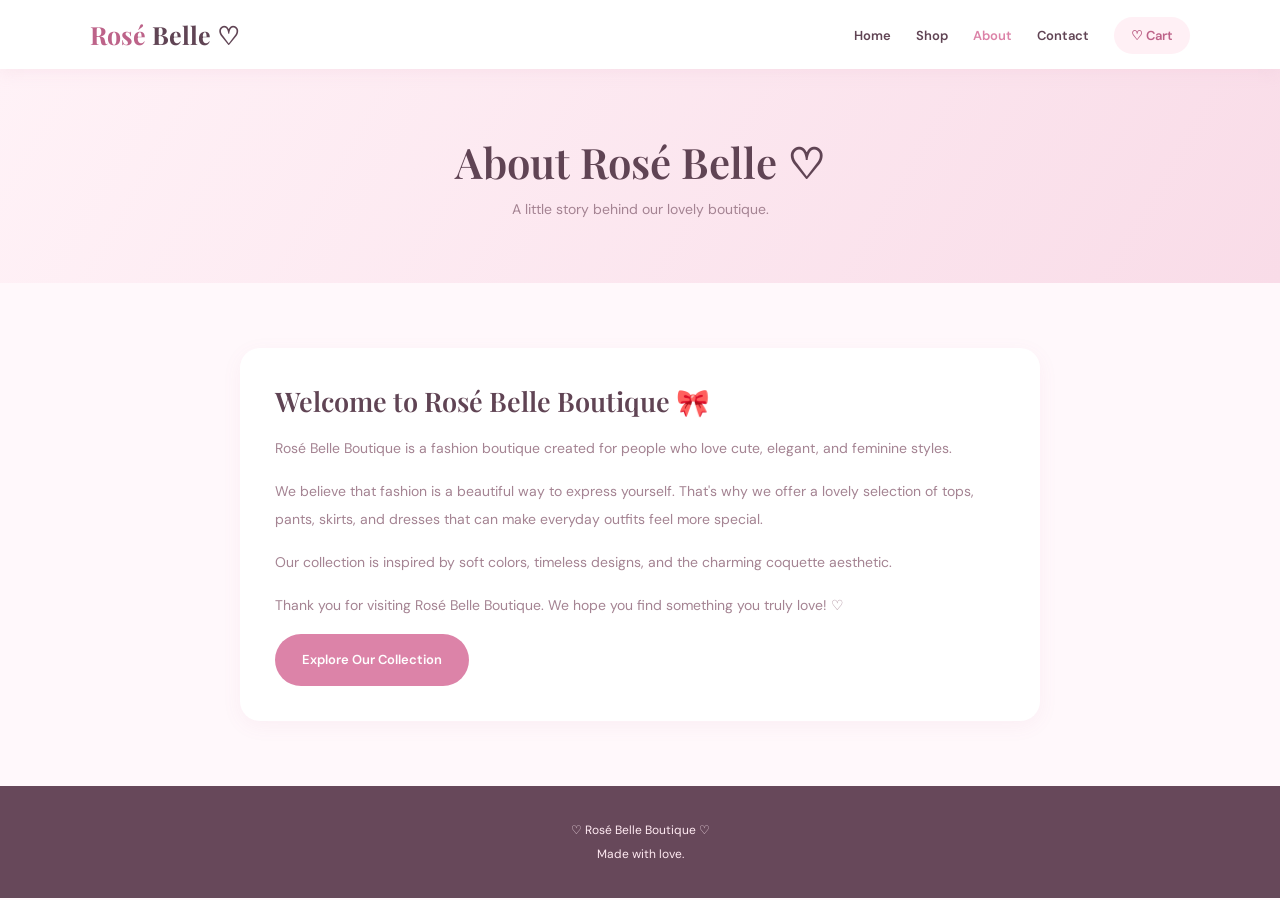
<file: about.html>
<html>
<html lang="en">
<head>
<meta charset="UTF-8">
<meta name="viewport" content="width=device-width, initial-scale=1.0">
<title>About Us - Rosé Belle</title>
<link rel="stylesheet" href="style.css">
</head>
<body>
<nav class="navbar">
<a href="index.html" class="logo">Rosé <span>Belle ♡</span></a>
<ul class="nav-links">
<li><a href="index.html">Home</a></li>
<li><a href="shop.html">Shop</a></li>
<li><a class="active" href="about.html">About</a></li>
<li><a href="contact.html">Contact</a></li>
<li><a href="cart.html" class="cart-link">♡ Cart</a></li>
</ul>
</nav>

<header class="page-header">
<h1>About Rosé Belle ♡</h1>
<p>A little story behind our lovely boutique.</p>
</header>

<section class="section">
<div class="info-box">
<h2>Welcome to Rosé Belle Boutique 🎀</h2>
<p>
Rosé Belle Boutique is a fashion boutique created for people
who love cute, elegant, and feminine styles.
</p>
<p>
We believe that fashion is a beautiful way to express yourself.
That's why we offer a lovely selection of tops, pants, skirts,
and dresses that can make everyday outfits feel more special.
</p>
<p>
Our collection is inspired by soft colors, timeless designs,
and the charming coquette aesthetic.
</p>
<p>
Thank you for visiting Rosé Belle Boutique.
We hope you find something you truly love! ♡
</p>
<a href="shop.html" class="btn">Explore Our Collection</a>
</div>
</section>

<footer>♡ Rosé Belle Boutique ♡<br>Made with love.</footer>
</body>
</html>
</file>
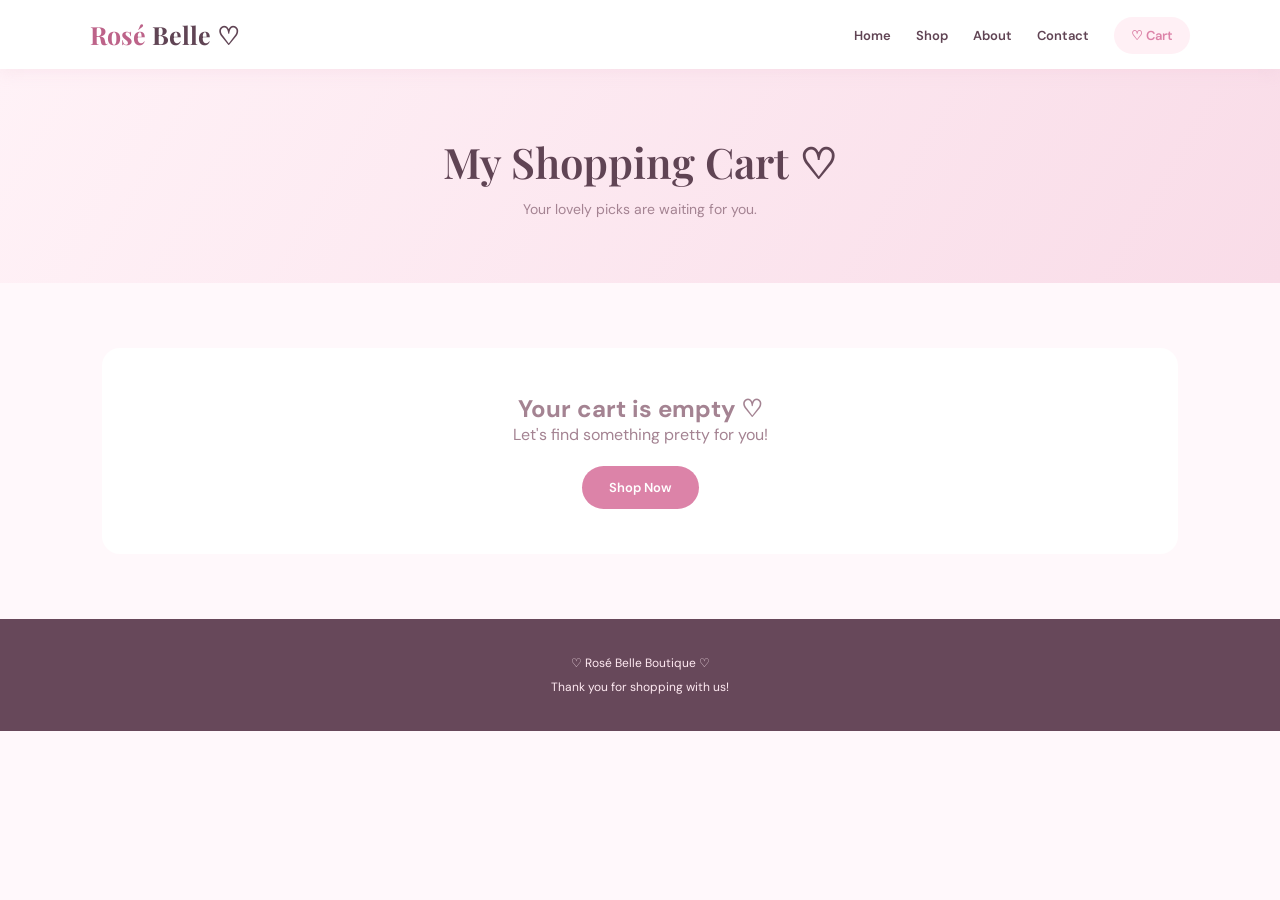
<file: cart.html>
<html>
<html lang="en">
<head>
<meta charset="UTF-8">
<meta name="viewport" content="width=device-width, initial-scale=1.0">
<title>My Cart - Rosé Belle</title>
<link rel="stylesheet" href="style.css">
</head>
<body>
<nav class="navbar">
<a href="index.html" class="logo">Rosé <span>Belle ♡</span></a>
<ul class="nav-links">
<li><a href="index.html">Home</a></li>
<li><a href="shop.html">Shop</a></li>
<li><a href="about.html">About</a></li>
<li><a href="contact.html">Contact</a></li>
<li><a class="active cart-link" href="cart.html">♡ Cart</a></li>
</ul>
</nav>

<header class="page-header">
<h1>My Shopping Cart ♡</h1>
<p>Your lovely picks are waiting for you.</p>
</header>

<section class="section">
<div id="cart-content"></div>
</section>

<footer>♡ Rosé Belle Boutique ♡<br>Thank you for shopping with us!</footer>
<script src="script.js"></script>
<script>renderCart();</script>
</body>
</html>
</file>
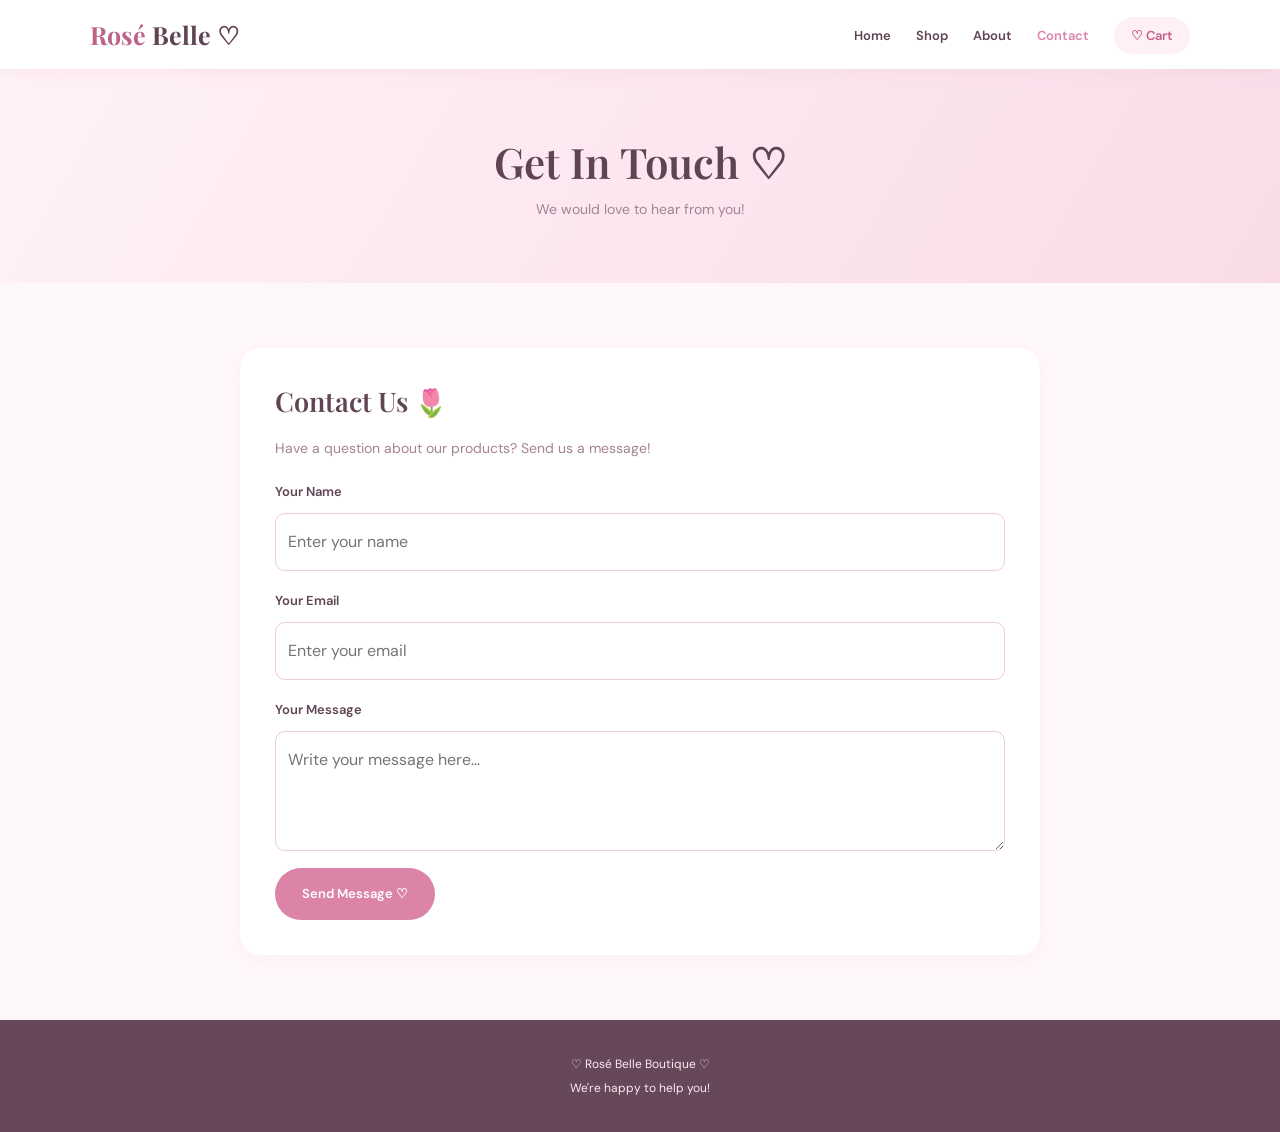
<file: contact.html>
<html>
<html lang="en">
<head>
<meta charset="UTF-8">
<meta name="viewport" content="width=device-width, initial-scale=1.0">
<title>Contact - Rosé Belle</title>
<link rel="stylesheet" href="style.css">
</head>
<body>
<nav class="navbar">
<a href="index.html" class="logo">Rosé <span>Belle ♡</span></a>
<ul class="nav-links">
<li><a href="index.html">Home</a></li>
<li><a href="shop.html">Shop</a></li>
<li><a href="about.html">About</a></li>
<li><a class="active" href="contact.html">Contact</a></li>
<li><a href="cart.html" class="cart-link">♡ Cart</a></li>
</ul>
</nav>

<header class="page-header">
<h1>Get In Touch ♡</h1>
<p>We would love to hear from you!</p>
</header>

<section class="section">
<div class="info-box">
<h2>Contact Us 🌷</h2>
<p>Have a question about our products? Send us a message!</p>

<form onsubmit="sendContact(event)">
    <div class="field">
        <label>Your Name</label>
        <input type="text" id="contact-name" required placeholder="Enter your name">
    </div>

    <div class="field">
        <label>Your Email</label>
        <input type="email" id="contact-email" required placeholder="Enter your email">
    </div>

    <div class="field">
        <label>Your Message</label>
        <textarea id="contact-message" required placeholder="Write your message here..."></textarea>
    </div>

    <button type="submit" class="btn">Send Message ♡</button>
</form>
</div>
</section>

<footer>♡ Rosé Belle Boutique ♡<br>We're happy to help you!</footer>
<script src="script.js"></script>
</body>
</html>
</file>
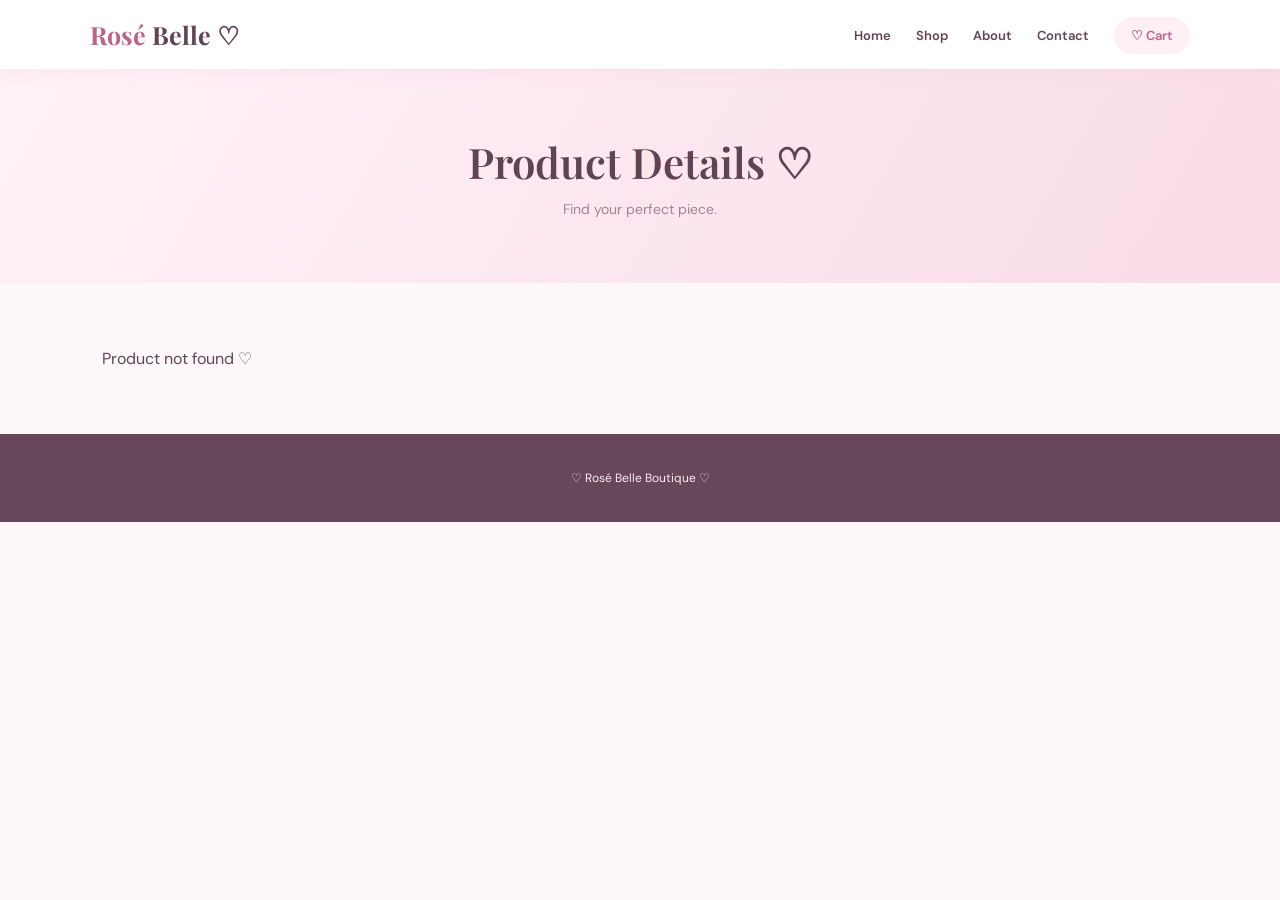
<file: detail.html>
<html>
<html lang="en">
<head>
<meta charset="UTF-8">
<meta name="viewport" content="width=device-width, initial-scale=1.0">
<title>Product Details - Rosé Belle</title>
<link rel="stylesheet" href="style.css">
</head>
<body>
<nav class="navbar">
<a href="index.html" class="logo">Rosé <span>Belle ♡</span></a>
<ul class="nav-links">
<li><a href="index.html">Home</a></li>
<li><a href="shop.html">Shop</a></li>
<li><a href="about.html">About</a></li>
<li><a href="contact.html">Contact</a></li>
<li><a href="cart.html" class="cart-link">♡ Cart</a></li>
</ul>
</nav>

<header class="page-header">
<h1>Product Details ♡</h1>
<p>Find your perfect piece.</p>
</header>

<section class="section" id="detail-content"></section>

<footer>♡ Rosé Belle Boutique ♡</footer>
<script src="script.js"></script>
<script>renderDetail();</script>
</body>
</html>
</file>
<file: style.css>
@import 
url('https://fonts.googleapis.com/css2?family=DM+Sans:wght@400;500;600;700&family=Playfair+Display:wght@500;600;700&display=swap');

:root {
    --pink: #dc83a8;
    --dark-pink: #bd6389;
    --light-pink: #fff0f5;
    --pale: #fff8fb;
    --cream: #fffaf3;
    --brown: #604454;
    --muted: #a48392;
    --white: #ffffff;
}

* {
    margin: 0;
    padding: 0;
    box-sizing: border-box;
}

body {
    font-family: 'DM Sans', sans-serif;
    background: var(--pale);
    color: var(--brown);
}

a {
    text-decoration: none;
    color: inherit;
}

button, input, select, textarea {
    font: inherit;
}

.navbar {
    background: white;
    padding: 18px 7%;
    display: flex;
    justify-content: space-between;
    align-items: center;
    position: sticky;
    top: 0;
    z-index: 20;
    box-shadow: 0 3px 15px #e7b6ca30;
}

.logo {
    font-family: 'Playfair Display', serif;
    font-size: 25px;
    color: var(--dark-pink);
    font-weight: bold;
}

.logo span {
    color: var(--brown);
}

.nav-links {
    display: flex;
    align-items: center;
    gap: 25px;
    list-style: none;
}

.nav-links a {
    font-size: 13px;
    font-weight: 600;
    transition: .2s;
}

.nav-links a:hover,
.nav-links a.active {
    color: var(--pink);
}

.cart-link {
    background: var(--light-pink);
    padding: 10px 17px;
    border-radius: 25px;
    color: var(--dark-pink);
}

.hero {
    min-height: 510px;
    padding: 65px 10%;
    display: flex;
    align-items: center;
    justify-content: space-between;
    gap: 35px;
    background: linear-gradient(120deg, #fff7fa, #fbdce8);
}

.hero-content {
    max-width: 510px;
}

.eyebrow {
    color: var(--dark-pink);
    font-size: 12px;
    letter-spacing: 3px;
    font-weight: bold;
    margin-bottom: 17px;
}

.hero h1 {
    font: 600 58px/1.15 'Playfair Display', serif;
    margin-bottom: 18px;
}

.hero h1 span {
    color: var(--pink);
}

.hero p {
    color: var(--muted);
    line-height: 1.9;
    font-size: 14px;
    margin-bottom: 27px;
}

.hero-photo {
    width: 43%;
    max-width: 440px;
    height: 400px;
    object-fit: cover;
    border-radius: 48% 48% 20px 20px;
    box-shadow: 12px 15px 35px #bd638930;
}

.btn {
    display: inline-block;
    background: var(--pink);
    color: white;
    padding: 13px 27px;
    border: none;
    border-radius: 30px;
    cursor: pointer;
    font-weight: 600;
    font-size: 13px;
    transition: .2s;
}

.btn:hover {
    background: var(--dark-pink);
    transform: translateY(-2px);
}

.btn-light {
    background: white;
    color: var(--dark-pink);
}

.section {
    padding: 65px 8%;
}

.section-heading {
    text-align: center;
    margin-bottom: 35px;
}

.section-heading h2 {
    font: 600 35px 'Playfair Display', serif;
    margin-bottom: 10px;
}

.section-heading p {
    font-size: 13px;
    color: var(--muted);
}

.category-grid,
.product-grid {
    display: grid;
    grid-template-columns: repeat(4, 1fr);
    gap: 20px;
}

.category-card {
    background: white;
    border-radius: 18px;
    overflow: hidden;
    text-align: center;
    box-shadow: 0 5px 20px #bd638910;
    transition: .25s;
}

.category-card:hover,
.product-card:hover {
    transform: translateY(-5px);
}

.category-card img {
    width: 100%;
    height: 210px;
    object-fit: cover;
}

.category-card h3 {
    padding: 17px;
    font-family: 'Playfair Display', serif;
}

.product-card {
    background: white;
    padding: 12px;
    border-radius: 18px;
    box-shadow: 0 5px 20px #bd638910;
    transition: .25s;
}

.product-card img {
    width: 100%;
    height: 245px;
    object-fit: cover;
    border-radius: 13px;
}

.product-card h3 {
    font-size: 14px;
    margin: 13px 0 7px;
}

.price {
    color: var(--dark-pink);
    font-weight: bold;
    font-size: 14px;
    margin-bottom: 12px;
}

.promo {
    margin: 10px 8% 65px;
    padding: 45px 20px;
    border-radius: 25px;
    background: #f8d6e4;
    text-align: center;
}

.promo h2 {
    font: 600 30px 'Playfair Display', serif;
    margin-bottom: 12px;
}

.promo p {
    color: #896779;
    margin-bottom: 20px;
    font-size: 13px;
}

.page-header {
    text-align: center;
    padding: 65px 20px;
    background: linear-gradient(120deg, #fff2f7, #f9dce8);
}

.page-header h1 {
    font: 600 42px 'Playfair Display', serif;
    margin-bottom: 10px;
}

.page-header p {
    color: var(--muted);
    font-size: 14px;
}

.filters {
    display: flex;
    justify-content: center;
    gap: 10px;
    flex-wrap: wrap;
    margin-bottom: 30px;
}

.filter-btn {
    border: 1px solid #efc4d6;
    background: white;
    color: var(--dark-pink);
    padding: 9px 19px;
    border-radius: 25px;
    cursor: pointer;
}

.filter-btn.active {
    background: var(--pink);
    color: white;
}

.detail-layout {
    display: grid;
    grid-template-columns: 1fr 1fr;
    gap: 45px;
    max-width: 950px;
    margin: auto;
    align-items: center;
}

.detail-layout img {
    width: 100%;
    max-height: 550px;
    object-fit: cover;
    border-radius: 22px;
}

.detail-info h1 {
    font: 600 36px 'Playfair Display', serif;
    margin: 12px 0;
}

.detail-info p {
    line-height: 1.8;
    color: var(--muted);
    margin-bottom: 20px;
    font-size: 14px;
}

.field {
    margin: 17px 0;
}

.field label {
    display: block;
    margin-bottom: 8px;
    font-weight: 600;
    font-size: 13px;
}

.field select,
.field input,
.field textarea {
    width: 100%;
    padding: 12px;
    border: 1px solid #edcad8;
    border-radius: 10px;
    background: white;
    color: var(--brown);
}

.field textarea {
    min-height: 120px;
    resize: vertical;
}

.quantity {
    width: 90px !important;
}

.info-box {
    max-width: 800px;
    margin: auto;
    padding: 35px;
    background: white;
    border-radius: 20px;
    line-height: 2;
    box-shadow: 0 5px 20px #bd638910;
}

.info-box h2 {
    font: 600 27px 'Playfair Display', serif;
    margin-bottom: 15px;
}

.info-box p {
    color: var(--muted);
    font-size: 14px;
    margin-bottom: 15px;
}

.cart-item {
    display: flex;
    gap: 18px;
    align-items: center;
    background: white;
    padding: 15px;
    border-radius: 15px;
    margin-bottom: 15px;
}

.cart-item img {
    width: 95px;
    height: 110px;
    object-fit: cover;
    border-radius: 12px;
}

.cart-item input {
    width: 65px;
    padding: 7px;
    border: 1px solid #edcad8;
    border-radius: 8px;
}

.remove-btn {
    border: none;
    background: none;
    color: #c65c80;
    cursor: pointer;
    font-size: 12px;
}

.cart-total {
    text-align: right;
    background: white;
    padding: 25px;
    border-radius: 18px;
    margin-top: 20px;
}

.cart-total h2 {
    font: 600 25px 'Playfair Display', serif;
    margin-bottom: 15px;
}

.empty {
    text-align: center;
    padding: 45px;
    background: white;
    border-radius: 18px;
    color: var(--muted);
}

footer {
    background: #67485a;
    color: #ffeaf2;
    text-align: center;
    padding: 32px 15px;
    font-size: 12px;
    line-height: 2;
}

footer a {
    margin: 0 8px;
}

@media(max-width: 800px) {
    .navbar {
        padding: 15px 4%;
        flex-wrap: wrap;
        gap: 13px;
    }

    .nav-links {
        order: 3;
        width: 100%;
        justify-content: center;
        gap: 16px;
        flex-wrap: wrap;
    }

    .nav-links a {
        font-size: 11px;
    }

    .logo {
        font-size: 21px;
    }

    .hero {
        flex-direction: column;
        text-align: center;
        padding: 55px 7%;
    }

    .hero h1 {
        font-size: 43px;
    }

    .hero-photo {
        width: 90%;
        height: 300px;
    }

    .category-grid,
    .product-grid {
        grid-template-columns: repeat(2, 1fr);
        gap: 13px;
    }

    .category-card img {
        height: 160px;
    }

    .product-card img {
        height: 190px;
    }

    .section {
        padding: 45px 5%;
    }

    .section-heading h2 {
        font-size: 29px;
    }

    .detail-layout {
        grid-template-columns: 1fr;
        gap: 25px;
    }

    .detail-info h1 {
        font-size: 30px;
    }

    .page-header h1 {
        font-size: 34px;
    }
}
</file>
